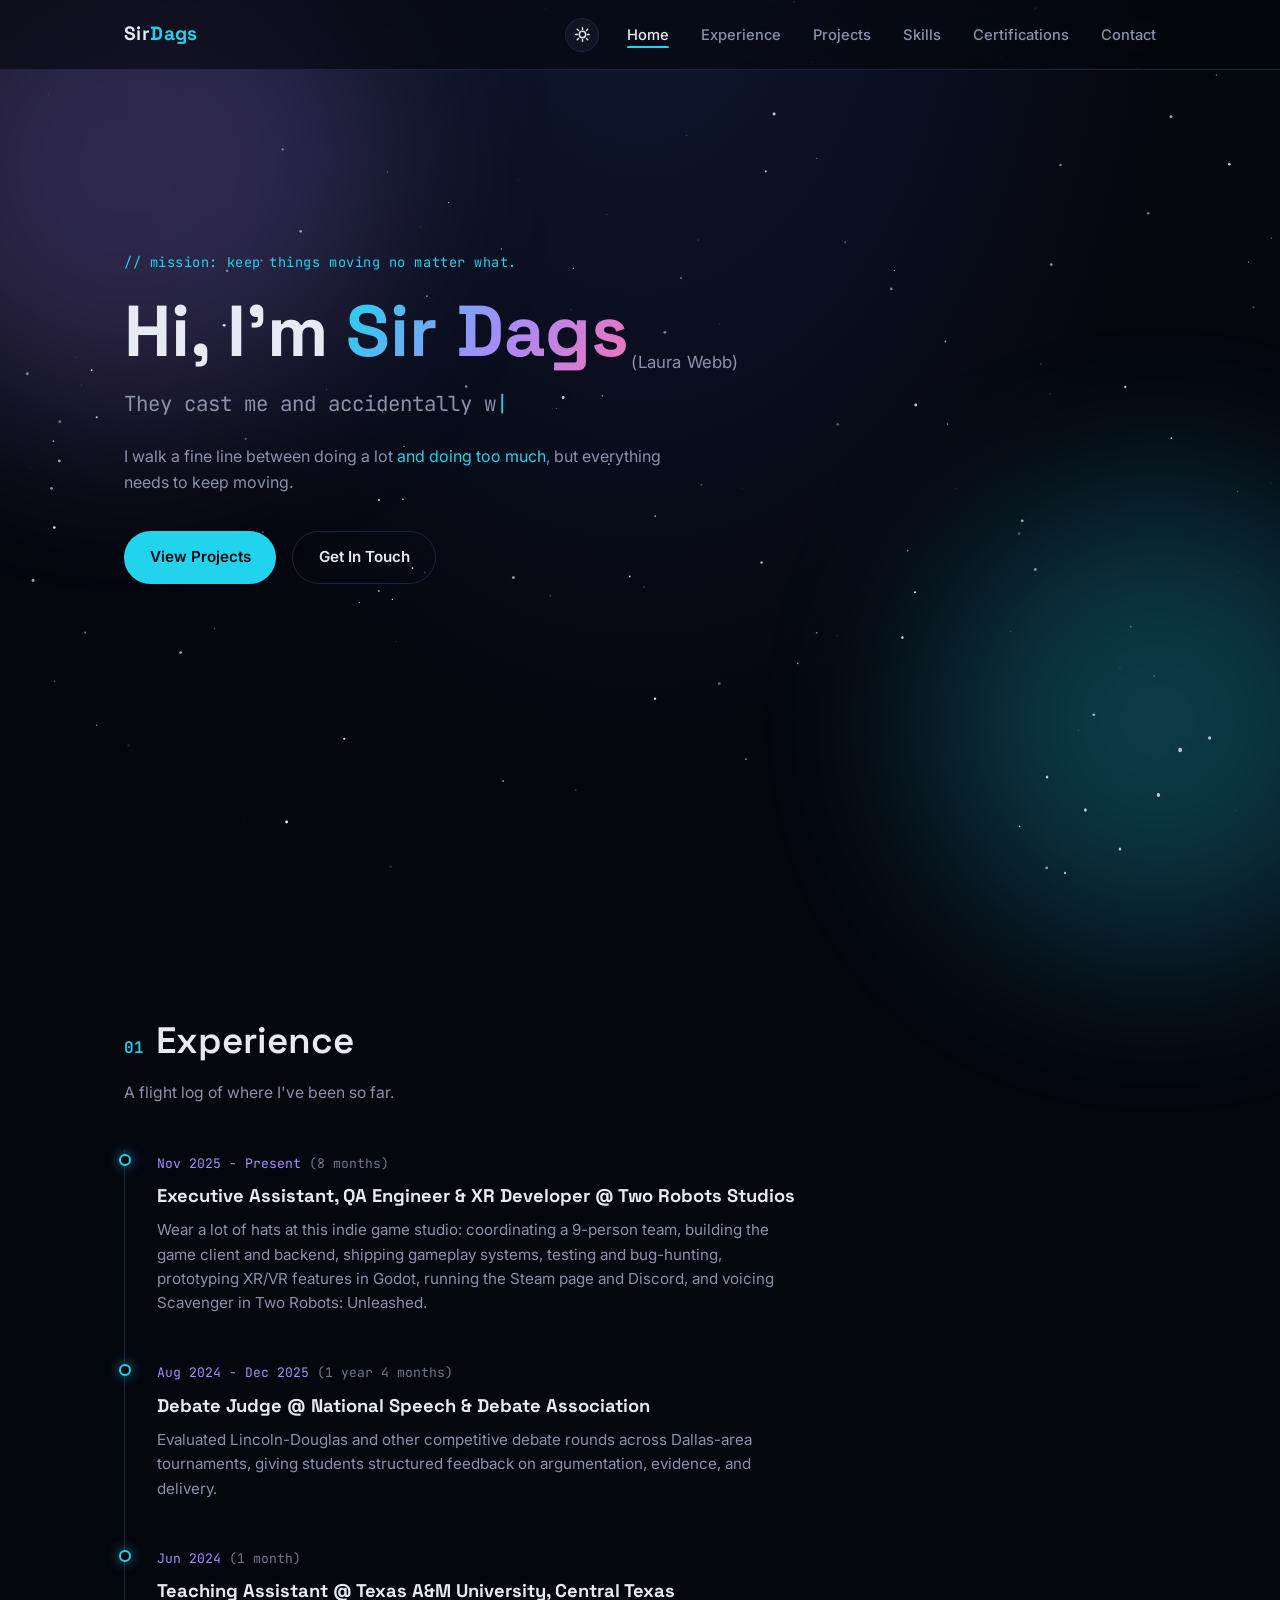
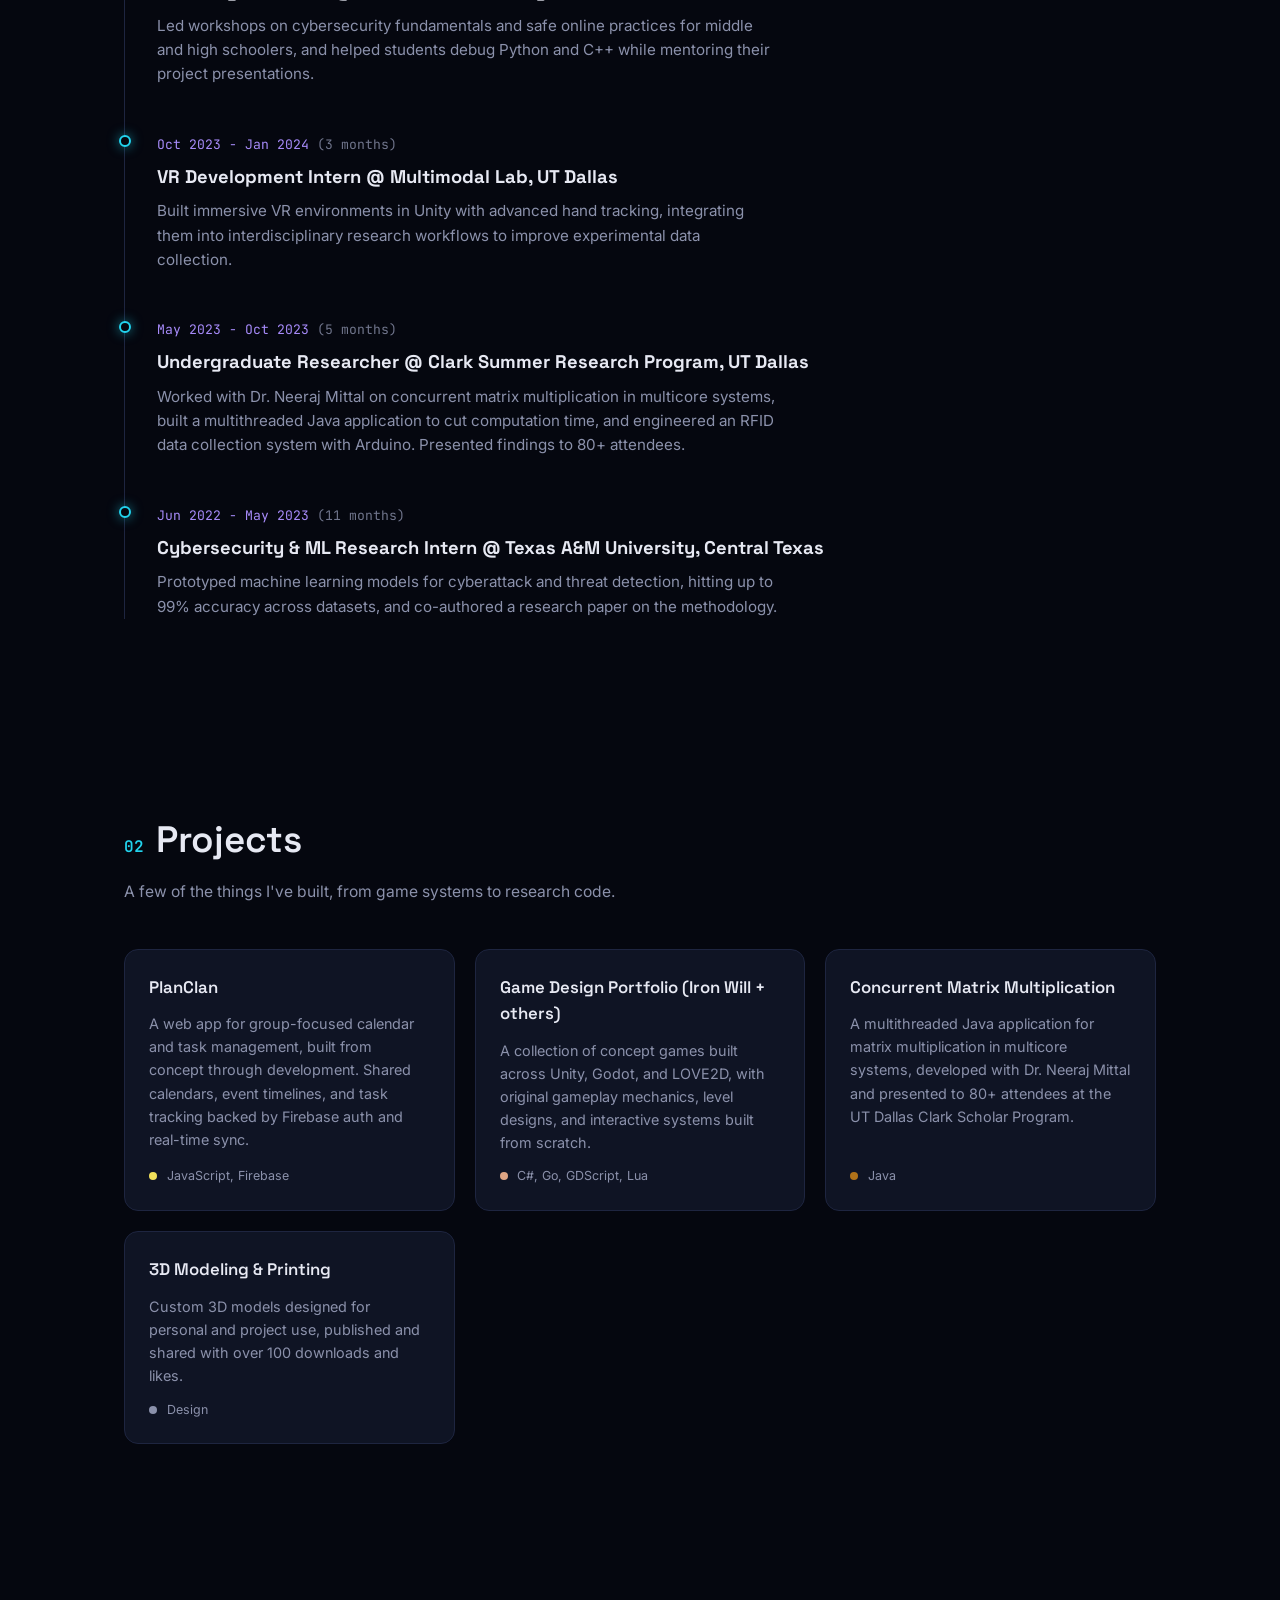
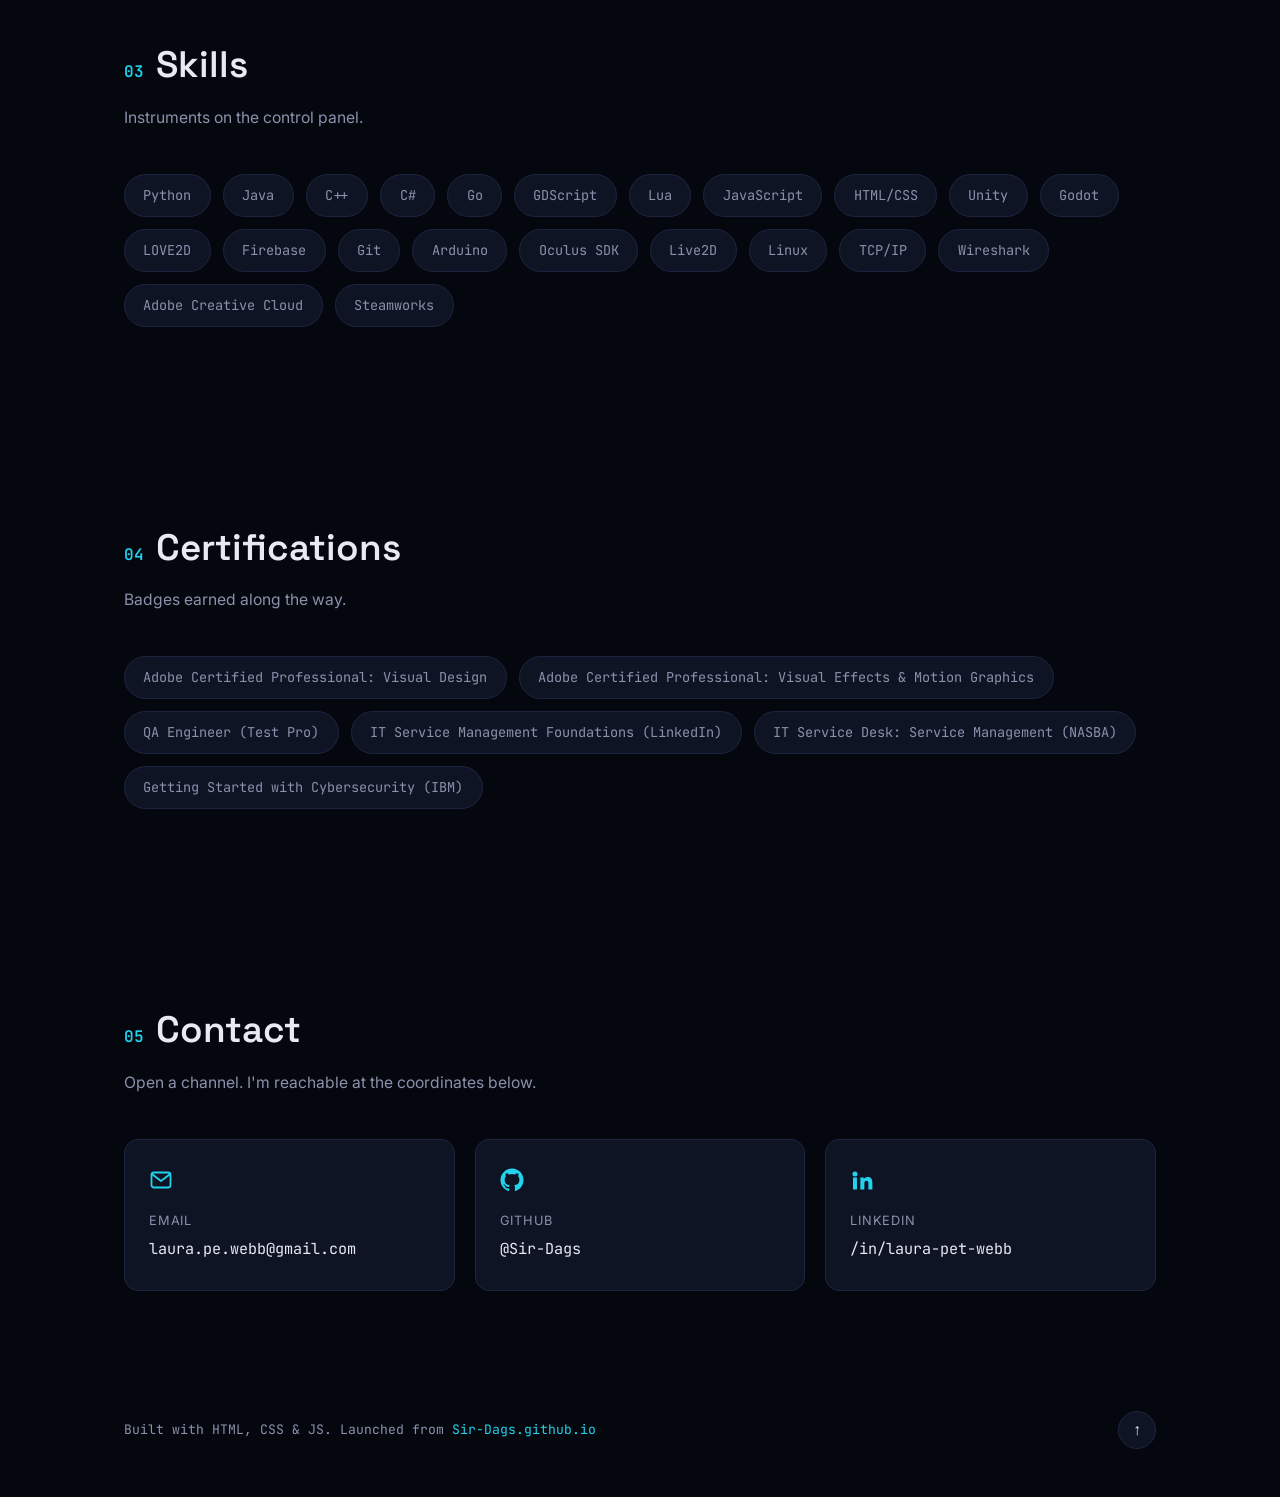
<file: index.html>
<!DOCTYPE html>
<html lang="en">
<head>
<meta charset="UTF-8">
<meta name="viewport" content="width=device-width, initial-scale=1.0">
<script>
  if (localStorage.getItem('sir-dags-theme') === 'light') {
    document.documentElement.setAttribute('data-theme', 'light');
  }
</script>
<title>Sir Dags | Portfolio</title>
<meta name="description" content="Sir Dags: software developer portfolio, launched from deep space.">
<link rel="icon" href="data:image/svg+xml,<svg xmlns=%22http://www.w3.org/2000/svg%22 viewBox=%220 0 100 100%22><text y=%22.9em%22 font-size=%2290%22>🚀</text></svg>">
<link rel="preconnect" href="https://fonts.googleapis.com">
<link rel="preconnect" href="https://fonts.gstatic.com" crossorigin>
<link href="https://fonts.googleapis.com/css2?family=Space+Grotesk:wght@400;500;600;700&family=Inter:wght@400;500;600&family=JetBrains+Mono:wght@400;500&display=swap" rel="stylesheet">
<link rel="stylesheet" href="css/style.css">
</head>
<body>

<canvas id="starfield"></canvas>
<div class="nebula nebula-1"></div>
<div class="nebula nebula-2"></div>

<div id="progress-bar"></div>

<header class="nav-wrap">
  <nav class="nav">
    <a href="#home" class="logo">Sir<span>Dags</span></a>
    <div class="nav-right">
      <button id="theme-toggle" class="theme-toggle" aria-label="Toggle light/dark theme">
        <svg class="icon-sun" viewBox="0 0 24 24" fill="none" stroke="currentColor" stroke-width="2" stroke-linecap="round"><circle cx="12" cy="12" r="4.5"/><path d="M12 2.5v2.5M12 19v2.5M4.6 4.6l1.8 1.8M17.6 17.6l1.8 1.8M2.5 12h2.5M19 12h2.5M4.6 19.4l1.8-1.8M17.6 6.4l1.8-1.8"/></svg>
        <svg class="icon-moon" viewBox="0 0 24 24" fill="currentColor"><path d="M20 14.5A8.5 8.5 0 0 1 9.5 4a8.5 8.5 0 1 0 10.5 10.5Z"/></svg>
      </button>
      <ul class="nav-links" id="nav-links">
        <li><a href="#home" data-nav>Home</a></li>
        <li><a href="#experience" data-nav>Experience</a></li>
        <li><a href="#projects" data-nav>Projects</a></li>
        <li><a href="#skills" data-nav>Skills</a></li>
        <li><a href="#certifications" data-nav>Certifications</a></li>
        <li><a href="#contact" data-nav>Contact</a></li>
      </ul>
      <button id="nav-toggle" class="nav-toggle" aria-label="Toggle navigation" aria-expanded="false">
        <span></span><span></span><span></span>
      </button>
    </div>
  </nav>
</header>

<main>

  <!-- ============ HOME ============ -->
  <section id="home" class="section hero">
    <div class="sunny-bg" aria-hidden="true">
      <div class="sun"></div>
      <div class="cloud cloud-1"></div>
      <div class="cloud cloud-2"></div>
      <div class="cloud cloud-3"></div>
      <div class="grass"></div>
      <div class="garden">
        <span class="bush"></span>
        <span class="bush"></span>
        <span class="flower f1"></span>
        <span class="flower f2"></span>
        <span class="flower f3"></span>
        <span class="flower f4"></span>
      </div>
    </div>
    <svg class="glitch-line" viewBox="0 0 1000 600" preserveAspectRatio="none" aria-hidden="true">
      <defs>
        <linearGradient id="glitchGradient" gradientUnits="userSpaceOnUse" x1="-50" y1="0" x2="1150" y2="640">
          <stop offset="0%" stop-color="#ef4444" stop-opacity="0.2"/>
          <stop offset="65%" stop-color="#ef4444" stop-opacity="0.55"/>
          <stop offset="88%" stop-color="#fff1f0" stop-opacity="1"/>
        </linearGradient>
      </defs>
      <path id="glitchPath" d="M -50 0 C 150 480, 700 500, 1150 640" />
      <g id="cometHeadGroup">
        <circle id="cometGlow" class="comet-glow" cx="1150" cy="640" r="16"/>
        <circle id="cometHead" class="comet-head" cx="1150" cy="640" r="7"/>
      </g>
      <g class="glitch-sparkles">
        <circle class="twinkle t1" cx="905" cy="530" r="1.3"/>
        <circle class="twinkle t2" cx="875" cy="566" r="1"/>
        <circle class="twinkle t3" cx="922" cy="500" r="1.5"/>
        <circle class="twinkle t4" cx="848" cy="540" r="1.1"/>
        <circle class="twinkle t5" cx="892" cy="602" r="0.9"/>
        <circle class="twinkle t6" cx="945" cy="492" r="1.2"/>
        <circle class="twinkle t7" cx="818" cy="518" r="1"/>
        <circle class="twinkle t8" cx="962" cy="605" r="1.4"/>
        <circle class="twinkle t9" cx="832" cy="582" r="0.8"/>
        <circle class="twinkle t10" cx="705" cy="425" r="1"/>
        <circle class="twinkle t11" cx="595" cy="375" r="0.9"/>
        <circle class="twinkle t12" cx="440" cy="265" r="1.1"/>
      </g>
    </svg>
    <p class="eyebrow mono">// mission: keep things moving no matter what.</p>
    <h1 class="hero-title">
      Hi, I'm <span class="gradient-text">Sir Dags</span><span class="hero-realname">(Laura Webb)</span>
    </h1>
    <p class="hero-subtitle mono">
      <span id="typed"></span><span class="cursor">|</span>
    </p>
    <p class="hero-desc">
      I walk a fine line between doing a lot 
      <span class="accent">and doing too much</span>,
     but everything needs to keep moving.
    </p>
    <div class="hero-cta">
      <a href="#projects" class="btn btn-primary">View Projects</a>
      <a href="#contact" class="btn btn-ghost">Get In Touch</a>
    </div>
  </section>

  <div class="underground">
    <!-- ============ EXPERIENCE ============ -->
    <section id="experience" class="section">
    <div class="zone-decor zone-entrance" aria-hidden="true">
      <div class="pole pole-left"></div>
      <div class="pole pole-right"></div>
    </div>
    <h2 class="section-title"><span class="section-num">01</span> Experience</h2>
    <p class="section-sub">A flight log of where I've been so far.</p>

    <div class="timeline">
      <div class="timeline-item">
        <div class="timeline-dot"></div>
        <div class="timeline-content">
          <span class="timeline-date mono">Nov 2025 - Present <span class="timeline-duration">(8 months)</span></span>
          <h3>Executive Assistant, QA Engineer &amp; XR Developer @ Two Robots Studios</h3>
          <p>Wear a lot of hats at this indie game studio: coordinating a 9-person team, building the game client and backend, shipping gameplay systems, testing and bug-hunting, prototyping XR/VR features in Godot, running the Steam page and Discord, and voicing Scavenger in Two Robots: Unleashed.</p>
        </div>
      </div>
      <div class="timeline-item">
        <div class="timeline-dot"></div>
        <div class="timeline-content">
          <span class="timeline-date mono">Aug 2024 - Dec 2025 <span class="timeline-duration">(1 year 4 months)</span></span>
          <h3>Debate Judge @ National Speech &amp; Debate Association</h3>
          <p>Evaluated Lincoln-Douglas and other competitive debate rounds across Dallas-area tournaments, giving students structured feedback on argumentation, evidence, and delivery.</p>
        </div>
      </div>
      <div class="timeline-item">
        <div class="timeline-dot"></div>
        <div class="timeline-content">
          <span class="timeline-date mono">Jun 2024 <span class="timeline-duration">(1 month)</span></span>
          <h3>Teaching Assistant @ Texas A&amp;M University, Central Texas</h3>
          <p>Led workshops on cybersecurity fundamentals and safe online practices for middle and high schoolers, and helped students debug Python and C++ while mentoring their project presentations.</p>
        </div>
      </div>
      <div class="timeline-item">
        <div class="timeline-dot"></div>
        <div class="timeline-content">
          <span class="timeline-date mono">Oct 2023 - Jan 2024 <span class="timeline-duration">(3 months)</span></span>
          <h3>VR Development Intern @ Multimodal Lab, UT Dallas</h3>
          <p>Built immersive VR environments in Unity with advanced hand tracking, integrating them into interdisciplinary research workflows to improve experimental data collection.</p>
        </div>
      </div>
      <div class="timeline-item">
        <div class="timeline-dot"></div>
        <div class="timeline-content">
          <span class="timeline-date mono">May 2023 - Oct 2023 <span class="timeline-duration">(5 months)</span></span>
          <h3>Undergraduate Researcher @ Clark Summer Research Program, UT Dallas</h3>
          <p>Worked with Dr. Neeraj Mittal on concurrent matrix multiplication in multicore systems, built a multithreaded Java application to cut computation time, and engineered an RFID data collection system with Arduino. Presented findings to 80+ attendees.</p>
        </div>
      </div>
      <div class="timeline-item">
        <div class="timeline-dot"></div>
        <div class="timeline-content">
          <span class="timeline-date mono">Jun 2022 - May 2023 <span class="timeline-duration">(11 months)</span></span>
          <h3>Cybersecurity &amp; ML Research Intern @ Texas A&amp;M University, Central Texas</h3>
          <p>Prototyped machine learning models for cyberattack and threat detection, hitting up to 99% accuracy across datasets, and co-authored a research paper on the methodology.</p>
        </div>
      </div>
    </div>
  </section>

  <!-- ============ PROJECTS ============ -->
  <section id="projects" class="section">
    <div class="zone-decor zone-lab" aria-hidden="true">
      <div class="lab-glow"></div>
      <div class="pole pole-left"></div>
      <div class="pole pole-right"></div>
    </div>
    <h2 class="section-title"><span class="section-num">02</span> Projects</h2>
    <p class="section-sub">A few of the things I've built, from game systems to research code.</p>

    <div class="projects-grid">
      <div class="project-card">
        <div class="project-card-head">
          <span class="project-name">PlanClan</span>
        </div>
        <p class="project-desc">A web app for group-focused calendar and task management, built from concept through development. Shared calendars, event timelines, and task tracking backed by Firebase auth and real-time sync.</p>
        <div class="project-meta"><span class="lang-dot" style="background:#f1e05a"></span><span>JavaScript, Firebase</span></div>
      </div>
      <div class="project-card">
        <div class="project-card-head">
          <span class="project-name">Game Design Portfolio (Iron Will + others)</span>
        </div>
        <p class="project-desc">A collection of concept games built across Unity, Godot, and LOVE2D, with original gameplay mechanics, level designs, and interactive systems built from scratch.</p>
        <div class="project-meta"><span class="lang-dot" style="background:#dea584"></span><span>C#, Go, GDScript, Lua</span></div>
      </div>
      <div class="project-card">
        <div class="project-card-head">
          <span class="project-name">Concurrent Matrix Multiplication</span>
        </div>
        <p class="project-desc">A multithreaded Java application for matrix multiplication in multicore systems, developed with Dr. Neeraj Mittal and presented to 80+ attendees at the UT Dallas Clark Scholar Program.</p>
        <div class="project-meta"><span class="lang-dot" style="background:#b07219"></span><span>Java</span></div>
      </div>
      <div class="project-card">
        <div class="project-card-head">
          <span class="project-name">3D Modeling &amp; Printing</span>
        </div>
        <p class="project-desc">Custom 3D models designed for personal and project use, published and shared with over 100 downloads and likes.</p>
        <div class="project-meta"><span class="lang-dot" style="background:#8b91ab"></span><span>Design</span></div>
      </div>
    </div>
  </section>

  <!-- ============ SKILLS ============ -->
  <section id="skills" class="section">
    <div class="zone-decor zone-transition" aria-hidden="true">
      <div class="rock-edge rock-left"></div>
      <div class="rock-edge rock-right"></div>
    </div>
    <h2 class="section-title"><span class="section-num">03</span> Skills</h2>
    <p class="section-sub">Instruments on the control panel.</p>

    <div class="skills-grid">
      <span class="skill-tag">Python</span>
      <span class="skill-tag">Java</span>
      <span class="skill-tag">C++</span>
      <span class="skill-tag">C#</span>
      <span class="skill-tag">Go</span>
      <span class="skill-tag">GDScript</span>
      <span class="skill-tag">Lua</span>
      <span class="skill-tag">JavaScript</span>
      <span class="skill-tag">HTML/CSS</span>
      <span class="skill-tag">Unity</span>
      <span class="skill-tag">Godot</span>
      <span class="skill-tag">LOVE2D</span>
      <span class="skill-tag">Firebase</span>
      <span class="skill-tag">Git</span>
      <span class="skill-tag">Arduino</span>
      <span class="skill-tag">Oculus SDK</span>
      <span class="skill-tag">Live2D</span>
      <span class="skill-tag">Linux</span>
      <span class="skill-tag">TCP/IP</span>
      <span class="skill-tag">Wireshark</span>
      <span class="skill-tag">Adobe Creative Cloud</span>
      <span class="skill-tag">Steamworks</span>
    </div>
  </section>

  <!-- ============ CERTIFICATIONS ============ -->
  <section id="certifications" class="section">
    <div class="zone-decor zone-mine" aria-hidden="true">
      <span class="ore ore-1"></span>
      <span class="ore ore-2"></span>
      <span class="ore ore-3"></span>
    </div>
    <h2 class="section-title"><span class="section-num">04</span> Certifications</h2>
    <p class="section-sub">Badges earned along the way.</p>

    <div class="skills-grid">
      <span class="skill-tag">Adobe Certified Professional: Visual Design</span>
      <span class="skill-tag">Adobe Certified Professional: Visual Effects &amp; Motion Graphics</span>
      <span class="skill-tag">QA Engineer (Test Pro)</span>
      <span class="skill-tag">IT Service Management Foundations (LinkedIn)</span>
      <span class="skill-tag">IT Service Desk: Service Management (NASBA)</span>
      <span class="skill-tag">Getting Started with Cybersecurity (IBM)</span>
    </div>
  </section>

  <!-- ============ CONTACT ============ -->
  <section id="contact" class="section contact-section">
    <div class="zone-decor zone-core" aria-hidden="true">
      <span class="ore ore-4"></span>
    </div>
    <h2 class="section-title"><span class="section-num">05</span> Contact</h2>
    <p class="section-sub">Open a channel. I'm reachable at the coordinates below.</p>

    <div class="contact-grid">
      <a href="mailto:laura.pe.webb@gmail.com" class="contact-card">
        <span class="contact-icon" aria-hidden="true">
          <svg viewBox="0 0 24 24" fill="none" stroke="currentColor" stroke-width="1.8"><rect x="2.5" y="4.5" width="19" height="15" rx="2.5"/><path d="M3.5 6.5 12 13l8.5-6.5" stroke-linecap="round" stroke-linejoin="round"/></svg>
        </span>
        <span class="contact-label">Email</span>
        <span class="contact-value mono">laura.pe.webb@gmail.com</span>
      </a>
      <a href="https://github.com/Sir-Dags" target="_blank" rel="noopener" class="contact-card">
        <span class="contact-icon" aria-hidden="true">
          <svg viewBox="0 0 24 24" fill="currentColor"><path d="M12 .5C5.65.5.5 5.65.5 12c0 5.08 3.29 9.39 7.86 10.91.57.1.79-.25.79-.55 0-.27-.01-1.17-.02-2.12-3.2.7-3.88-1.36-3.88-1.36-.52-1.34-1.28-1.7-1.28-1.7-1.04-.72.08-.7.08-.7 1.15.08 1.76 1.19 1.76 1.19 1.03 1.75 2.69 1.25 3.35.96.1-.75.4-1.25.73-1.54-2.55-.29-5.24-1.28-5.24-5.68 0-1.26.45-2.28 1.19-3.09-.12-.29-.52-1.46.11-3.05 0 0 .97-.31 3.18 1.18a11.02 11.02 0 0 1 5.8 0c2.21-1.49 3.18-1.18 3.18-1.18.63 1.59.23 2.76.11 3.05.74.81 1.19 1.83 1.19 3.09 0 4.41-2.69 5.38-5.25 5.67.41.36.78 1.06.78 2.14 0 1.54-.01 2.79-.01 3.17 0 .3.21.66.8.55C20.21 21.38 23.5 17.08 23.5 12c0-6.35-5.15-11.5-11.5-11.5Z"/></svg>
        </span>
        <span class="contact-label">GitHub</span>
        <span class="contact-value mono">@Sir-Dags</span>
      </a>
      <a href="https://www.linkedin.com/in/laura-pet-webb" target="_blank" rel="noopener" class="contact-card">
        <span class="contact-icon" aria-hidden="true">
          <svg viewBox="0 0 24 24" fill="currentColor"><path d="M4.98 3.5a2.5 2.5 0 1 1 0 5 2.5 2.5 0 0 1 0-5ZM2.98 9.5h4v12h-4v-12ZM9.98 9.5h3.8v1.64h.05c.53-1 1.83-2.05 3.77-2.05 4.03 0 4.78 2.65 4.78 6.1v6.31h-4v-5.6c0-1.34-.02-3.06-1.87-3.06-1.87 0-2.16 1.46-2.16 2.96v5.7h-4v-12Z"/></svg>
        </span>
        <span class="contact-label">LinkedIn</span>
        <span class="contact-value mono">/in/laura-pet-webb</span>
      </a>
    </div>
    </section>

    <div class="surface-light" aria-hidden="true"></div>
  </div>

</main>

<footer class="footer">
  <p class="mono">Built with HTML, CSS & JS. Launched from <a href="https://github.com/Sir-Dags/Sir-Dags.github.io" target="_blank" rel="noopener">Sir-Dags.github.io</a></p>
  <button id="back-to-top" aria-label="Back to top">↑</button>
</footer>

<script src="js/main.js"></script>
</body>
</html>
</file>
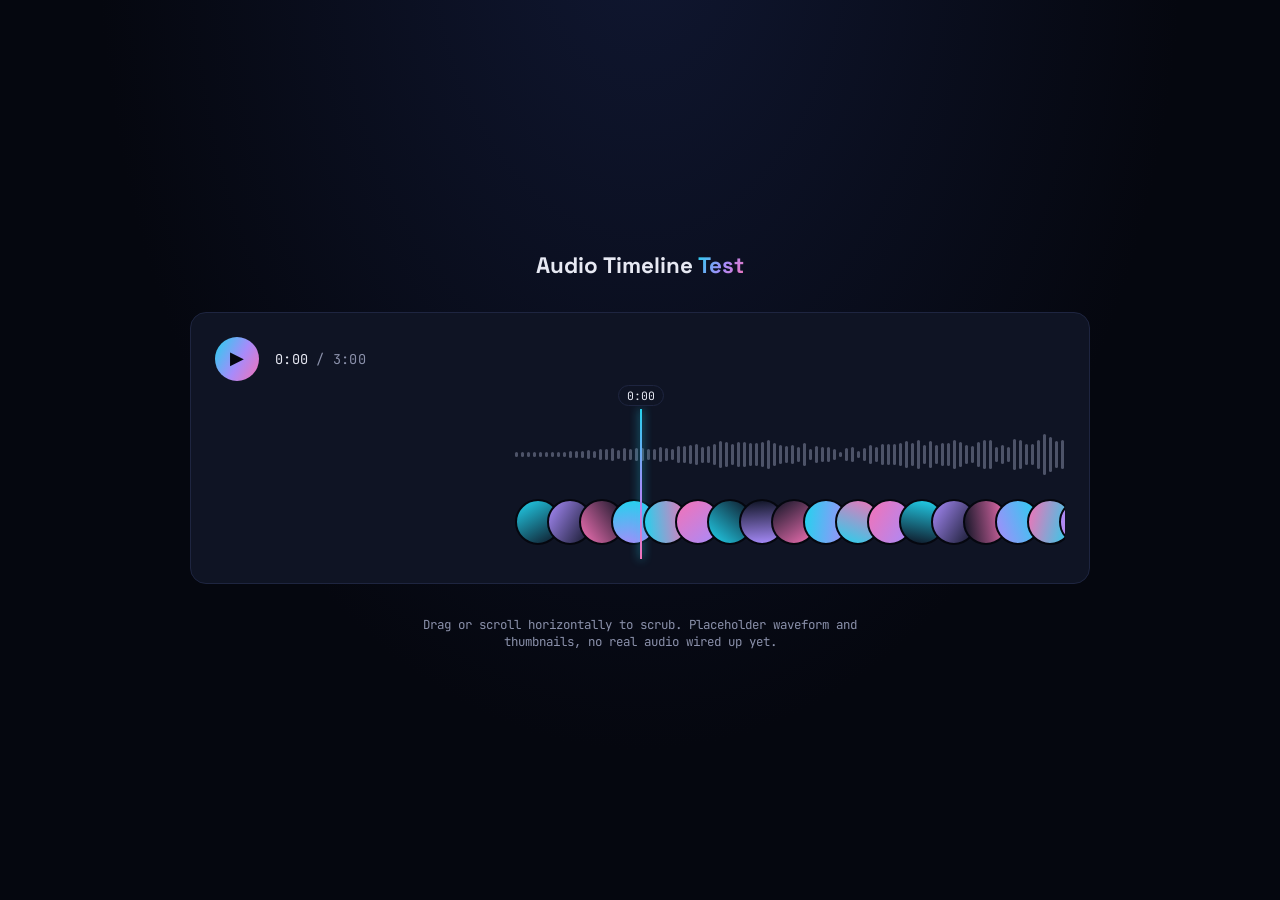
<file: test/audio-timeline.html>
<!DOCTYPE html>
<html lang="en">
<head>
<meta charset="UTF-8">
<meta name="viewport" content="width=device-width, initial-scale=1.0">
<title>Audio Timeline Test</title>
<link href="https://fonts.googleapis.com/css2?family=Space+Grotesk:wght@600;700&family=JetBrains+Mono:wght@400;500&display=swap" rel="stylesheet">
<style>
  :root {
    --bg: #05070f;
    --surface: #0f1424;
    --border: #1e2540;
    --text: #e7e9f3;
    --text-dim: #8b91ab;
    --accent: #22d3ee;
    --accent-2: #a78bfa;
    --accent-3: #f472b6;
    --gradient: linear-gradient(120deg, var(--accent) 0%, var(--accent-2) 55%, var(--accent-3) 100%);
  }
  * { margin: 0; padding: 0; box-sizing: border-box; }
  body {
    background: radial-gradient(ellipse at 50% -10%, #101731 0%, var(--bg) 60%);
    color: var(--text);
    font-family: 'JetBrains Mono', monospace;
    min-height: 100vh;
    display: flex;
    flex-direction: column;
    align-items: center;
    justify-content: center;
    gap: 2rem;
    padding: 2rem;
  }
  h1 {
    font-family: 'Space Grotesk', sans-serif;
    font-size: 1.4rem;
    font-weight: 700;
  }
  h1 span {
    background: var(--gradient);
    -webkit-background-clip: text;
    background-clip: text;
    color: transparent;
  }
  .player {
    width: min(900px, 100%);
    background: var(--surface);
    border: 1px solid var(--border);
    border-radius: 16px;
    padding: 1.5rem;
  }
  .controls {
    display: flex;
    align-items: center;
    gap: 1rem;
    margin-bottom: 1.25rem;
  }
  #playBtn {
    width: 44px;
    height: 44px;
    border-radius: 50%;
    border: none;
    background: var(--gradient);
    color: #05070f;
    font-size: 1.1rem;
    cursor: pointer;
    display: flex;
    align-items: center;
    justify-content: center;
    flex-shrink: 0;
  }
  .times {
    font-size: 0.85rem;
    color: var(--text-dim);
    letter-spacing: 0.02em;
  }
  #currentTime { color: var(--text); }

  .scrubber-wrap {
    position: relative;
    margin-top: 1.75rem;
  }

  .scrubber {
    height: 150px;
    overflow-x: auto;
    overflow-y: hidden;
    cursor: grab;
    scrollbar-width: none;
    -ms-overflow-style: none;
    border-radius: 10px;
  }
  .scrubber::-webkit-scrollbar { display: none; }
  .scrubber.dragging { cursor: grabbing; }

  .track {
    position: relative;
    height: 100%;
    display: flex;
    flex-direction: column;
    justify-content: center;
    gap: 0.75rem;
  }

  .waveform {
    display: flex;
    align-items: center;
    height: 64px;
  }
  .bar {
    flex-shrink: 0;
    width: 3px;
    margin-right: 3px;
    background: var(--text-dim);
    border-radius: 2px;
    opacity: 0.5;
  }
  .bar.played {
    background: var(--accent);
    opacity: 0.9;
  }

  .chips {
    display: flex;
    align-items: center;
  }
  .chip {
    flex-shrink: 0;
    width: 46px;
    height: 46px;
    border-radius: 50%;
    margin-right: -14px;
    border: 2px solid var(--bg);
  }

  .playhead {
    position: absolute;
    top: 0;
    bottom: 0;
    left: 50%;
    width: 2px;
    background: var(--gradient);
    box-shadow: 0 0 10px var(--accent);
    pointer-events: none;
    z-index: 5;
  }
  .playhead-time {
    position: absolute;
    top: -1.5rem;
    left: 50%;
    transform: translateX(-50%);
    background: var(--surface);
    border: 1px solid var(--border);
    color: var(--text);
    font-size: 0.72rem;
    padding: 0.15rem 0.5rem;
    border-radius: 999px;
    white-space: nowrap;
    pointer-events: none;
    z-index: 6;
  }

  .hint {
    text-align: center;
    color: var(--text-dim);
    font-size: 0.78rem;
    max-width: 500px;
  }
</style>
</head>
<body>

<h1>Audio Timeline <span>Test</span></h1>

<div class="player">
  <div class="controls">
    <button id="playBtn" aria-label="Play">&#9654;</button>
    <span class="times"><span id="currentTime">0:00</span> / <span id="duration">3:00</span></span>
  </div>

  <div class="scrubber-wrap">
    <div class="scrubber" id="scrubber">
      <div class="track" id="track">
        <div class="waveform" id="waveform"></div>
        <div class="chips" id="chips"></div>
      </div>
    </div>
    <div class="playhead">
      <span class="playhead-time" id="playheadTime">0:00</span>
    </div>
  </div>
</div>

<p class="hint">Drag or scroll horizontally to scrub. Placeholder waveform and thumbnails, no real audio wired up yet.</p>

<script>
  const DURATION = 180; // seconds, placeholder 3:00 track
  const BAR_COUNT = 260;
  const CHIP_COUNT = 22;
  const EDGE_PADDING = 300; // lets first/last content reach the center playhead

  const scrubber = document.getElementById('scrubber');
  const track = document.getElementById('track');
  const waveform = document.getElementById('waveform');
  const chips = document.getElementById('chips');
  const playBtn = document.getElementById('playBtn');
  const currentTimeEl = document.getElementById('currentTime');
  const durationEl = document.getElementById('duration');
  const playheadTimeEl = document.getElementById('playheadTime');

  function formatTime(s) {
    const m = Math.floor(s / 60);
    const sec = Math.floor(s % 60);
    return `${m}:${String(sec).padStart(2, '0')}`;
  }

  durationEl.textContent = formatTime(DURATION);

  // Generate a natural-looking waveform: smoothed randomness via layered sine + noise
  const bars = [];
  for (let i = 0; i < BAR_COUNT; i++) {
    const t = i / BAR_COUNT;
    const wave = Math.sin(t * Math.PI * 6) * 0.25 + Math.sin(t * Math.PI * 17) * 0.15;
    const noise = Math.random() * 0.35;
    const fade = Math.sin(t * Math.PI); // taper at both ends
    const height = Math.max(0.08, Math.min(1, (0.45 + wave + noise) * fade));
    const bar = document.createElement('div');
    bar.className = 'bar';
    bar.style.height = `${height * 100}%`;
    waveform.appendChild(bar);
    bars.push(bar);
  }
  waveform.style.paddingLeft = `${EDGE_PADDING}px`;
  waveform.style.paddingRight = `${EDGE_PADDING}px`;

  // Placeholder circular thumbnails with varied nebula-style gradients
  const hueSets = [
    ['#22d3ee', '#0f1424'], ['#a78bfa', '#0f1424'], ['#f472b6', '#0f1424'],
    ['#22d3ee', '#a78bfa'], ['#f472b6', '#22d3ee'], ['#a78bfa', '#f472b6'],
  ];
  for (let i = 0; i < CHIP_COUNT; i++) {
    const [c1, c2] = hueSets[i % hueSets.length];
    const angle = Math.floor(Math.random() * 360);
    const chip = document.createElement('div');
    chip.className = 'chip';
    chip.style.background = `linear-gradient(${angle}deg, ${c1}, ${c2})`;
    chips.appendChild(chip);
  }
  chips.style.paddingLeft = `${EDGE_PADDING}px`;
  chips.style.paddingRight = `${EDGE_PADDING + 14}px`;

  function maxScrollLeft() {
    return scrubber.scrollWidth - scrubber.clientWidth;
  }

  function timeFromScroll() {
    const max = maxScrollLeft();
    return max > 0 ? (scrubber.scrollLeft / max) * DURATION : 0;
  }

  function updateDisplay() {
    const time = timeFromScroll();
    currentTimeEl.textContent = formatTime(time);
    playheadTimeEl.textContent = formatTime(time);

    const playedRatio = time / DURATION;
    const playedCount = Math.round(playedRatio * BAR_COUNT);
    bars.forEach((bar, i) => bar.classList.toggle('played', i < playedCount));
  }

  scrubber.addEventListener('scroll', () => {
    requestAnimationFrame(updateDisplay);
  });

  // Click-and-drag panning (mouse + touch) on top of native scroll
  let isDragging = false;
  let dragStartX = 0;
  let dragStartScroll = 0;

  function dragStart(clientX) {
    isDragging = true;
    isPlaying = false;
    playBtn.innerHTML = '&#9654;';
    scrubber.classList.add('dragging');
    dragStartX = clientX;
    dragStartScroll = scrubber.scrollLeft;
  }
  function dragMove(clientX) {
    if (!isDragging) return;
    scrubber.scrollLeft = dragStartScroll - (clientX - dragStartX);
  }
  function dragEnd() {
    isDragging = false;
    scrubber.classList.remove('dragging');
  }

  scrubber.addEventListener('mousedown', (e) => dragStart(e.clientX));
  window.addEventListener('mousemove', (e) => dragMove(e.clientX));
  window.addEventListener('mouseup', dragEnd);

  scrubber.addEventListener('touchstart', (e) => {
    isPlaying = false;
    playBtn.innerHTML = '&#9654;';
    dragStartX = e.touches[0].clientX;
    dragStartScroll = scrubber.scrollLeft;
  }, { passive: true });
  scrubber.addEventListener('touchmove', (e) => {
    scrubber.scrollLeft = dragStartScroll - (e.touches[0].clientX - dragStartX);
  }, { passive: true });

  // Play/pause: auto-advance scrollLeft at a constant rate to simulate playback.
  // scrollLeft is rounded to whole pixels by the browser, so sub-pixel per-frame
  // increments must accumulate in a separate float, not by reading scrollLeft back.
  let isPlaying = false;
  let lastFrameTime = null;
  let scrollPos = 0;

  function playLoop(now) {
    if (!isPlaying) return;
    if (lastFrameTime === null) lastFrameTime = now;
    const dt = (now - lastFrameTime) / 1000;
    lastFrameTime = now;

    const max = maxScrollLeft();
    const pxPerSecond = max / DURATION;
    scrollPos = Math.min(max, scrollPos + pxPerSecond * dt);
    scrubber.scrollLeft = scrollPos;

    if (scrollPos >= max) {
      isPlaying = false;
      playBtn.innerHTML = '&#9654;';
      return;
    }
    requestAnimationFrame(playLoop);
  }

  playBtn.addEventListener('click', () => {
    isPlaying = !isPlaying;
    playBtn.innerHTML = isPlaying ? '&#10074;&#10074;' : '&#9654;';
    if (isPlaying) {
      scrollPos = scrubber.scrollLeft;
      lastFrameTime = null;
      requestAnimationFrame(playLoop);
    }
  });

  // Any manual scroll (wheel/trackpad) should pause playback so the user regains control
  scrubber.addEventListener('wheel', () => {
    isPlaying = false;
    playBtn.innerHTML = '&#9654;';
  }, { passive: true });

  updateDisplay();
</script>
</body>
</html>
</file>
<file: css/style.css>
/* ============ Design tokens ============ */
:root {
  --bg: #05070f;
  --bg-alt: #0a0e1a;
  --surface: #0f1424;
  --surface-hover: #141a2e;
  --border: #1e2540;
  --text: #e7e9f3;
  --text-dim: #8b91ab;
  --accent: #22d3ee;
  --accent-2: #a78bfa;
  --accent-3: #f472b6;
  --gradient: linear-gradient(120deg, var(--accent) 0%, var(--accent-2) 55%, var(--accent-3) 100%);
  --font-head: 'Space Grotesk', sans-serif;
  --font-body: 'Inter', sans-serif;
  --font-mono: 'JetBrains Mono', monospace;
  --max-width: 1080px;
  --radius: 14px;
}

:root[data-theme="light"] {
  --bg: #fffbea;
  --surface: #ffffff;
  --surface-hover: #f4f7e3;
  --border: #e0e6c8;
  --text: #23301c;
  --text-dim: #6b7a5e;
  --accent: #eab308;
  --accent-2: #22c55e;
  --accent-3: #f59e0b;
}

/* Below the surface, re-theme text/cards for contrast against the darker environments */
[data-theme="light"] #experience,
[data-theme="light"] #projects,
[data-theme="light"] #skills,
[data-theme="light"] #certifications,
[data-theme="light"] #contact {
  --text: #f3f1e7;
  --text-dim: #c3c8bb;
  --border: rgba(255, 255, 255, 0.18);
  --surface: rgba(15, 18, 16, 0.55);
  --surface-hover: rgba(25, 29, 26, 0.7);
  color: var(--text);
}

* { margin: 0; padding: 0; box-sizing: border-box; }

html { scroll-behavior: smooth; }

body {
  background: var(--bg);
  color: var(--text);
  font-family: var(--font-body);
  line-height: 1.6;
  overflow-x: hidden;
  min-height: 100vh;
}

.mono { font-family: var(--font-mono); }

.accent { color: var(--accent); }

a { color: inherit; text-decoration: none; }

ul { list-style: none; }

/* ============ Background layers ============ */
#starfield {
  position: fixed;
  inset: 0;
  width: 100%;
  height: 100%;
  z-index: -2;
  background: radial-gradient(ellipse at 50% -10%, #101731 0%, var(--bg) 60%);
}

.nebula {
  position: fixed;
  border-radius: 50%;
  filter: blur(90px);
  opacity: 0.25;
  z-index: -1;
  pointer-events: none;
}
.nebula-1 {
  width: 40vw;
  height: 40vw;
  top: -10%;
  left: -10%;
  background: var(--accent-2);
}
.nebula-2 {
  width: 35vw;
  height: 35vw;
  bottom: -5%;
  right: -8%;
  background: var(--accent);
}

[data-theme="light"] #starfield,
[data-theme="light"] .nebula {
  display: none;
}

.sunny-bg {
  display: none;
  position: absolute;
  top: 0;
  left: 50%;
  width: 100vw;
  height: 100%;
  transform: translateX(-50%);
  z-index: -2;
  overflow: hidden;
  background: linear-gradient(180deg, #bfe3f7 0%, #fff3c4 42%, #ffe28a 68%, #a8e06a 100%);
}
[data-theme="light"] .sunny-bg {
  display: block;
}

.sun {
  position: absolute;
  top: 9%;
  left: 14%;
  width: 130px;
  height: 130px;
  border-radius: 50%;
  background: radial-gradient(circle, #fff6d0 0%, #ffd93d 55%, #f5a623 100%);
  box-shadow: 0 0 100px 36px rgba(255, 200, 50, 0.55);
}

.cloud {
  position: absolute;
  background: #fffef6;
  border-radius: 999px;
  opacity: 0.9;
  filter: blur(0.5px);
  animation: cloud-drift linear infinite;
}
.cloud::before,
.cloud::after {
  content: '';
  position: absolute;
  background: inherit;
  border-radius: 50%;
}
.cloud-1 { top: 14%; left: -25%; width: 140px; height: 44px; animation-duration: 70s; }
.cloud-1::before { width: 68px; height: 68px; top: -34px; left: 22px; }
.cloud-1::after { width: 86px; height: 52px; top: -20px; left: 72px; }

.cloud-2 { top: 26%; left: -35%; width: 100px; height: 32px; animation-duration: 90s; animation-delay: -25s; }
.cloud-2::before { width: 48px; height: 48px; top: -24px; left: 14px; }
.cloud-2::after { width: 62px; height: 38px; top: -14px; left: 48px; }

.cloud-3 { top: 8%; left: -30%; width: 110px; height: 36px; animation-duration: 80s; animation-delay: -50s; }
.cloud-3::before { width: 54px; height: 54px; top: -27px; left: 16px; }
.cloud-3::after { width: 70px; height: 42px; top: -16px; left: 56px; }

@keyframes cloud-drift {
  from { transform: translateX(0); }
  to { transform: translateX(140vw); }
}
@media (prefers-reduced-motion: reduce) {
  .cloud { animation: none; }
}

.grass {
  position: absolute;
  bottom: 0;
  left: 0;
  right: 0;
  height: 10vh;
  background: linear-gradient(180deg, #7cc94f 0%, #4a9c2d 100%);
}
.grass::before {
  content: '';
  position: absolute;
  top: -12px;
  left: 0;
  right: 0;
  height: 20px;
  background-image: radial-gradient(circle at 50% 100%, #7cc94f 50%, transparent 51%);
  background-size: 26px 26px;
  background-repeat: repeat-x;
}

.garden {
  position: absolute;
  left: 4%;
  bottom: 0;
  width: 220px;
  height: 90px;
  z-index: 1;
}
.bush {
  position: absolute;
  bottom: 6px;
  width: 70px;
  height: 46px;
  border-radius: 50% 50% 45% 45%;
  background: radial-gradient(circle at 30% 30%, #6fbf4a, #3f8c2c);
}
.bush:nth-of-type(1) { left: 0; }
.bush:nth-of-type(2) { left: 55px; height: 38px; width: 60px; }
.flower {
  position: absolute;
  bottom: 22px;
  width: 8px;
  height: 8px;
  border-radius: 50%;
  box-shadow:
    0 -8px 0 0 currentColor,
    0 8px 0 0 currentColor,
    -8px 0 0 0 currentColor,
    8px 0 0 0 currentColor;
}
.flower::after {
  content: '';
  position: absolute;
  inset: 1px;
  border-radius: 50%;
  background: #ffe98a;
}
.flower.f1 { left: 20px; color: #f472b6; }
.flower.f2 { left: 70px; bottom: 30px; color: #eab308; }
.flower.f3 { left: 120px; color: #f472b6; }
.flower.f4 { left: 160px; bottom: 26px; color: #eab308; }

/* ============ Descent zones (light theme, below the surface) ============ */
.underground {
  position: relative;
}
[data-theme="light"] .underground::before {
  content: '';
  position: absolute;
  top: 0;
  left: 50%;
  width: 100vw;
  height: 100%;
  transform: translateX(-50%);
  z-index: -2;
  pointer-events: none;
  /* One continuous gradient over the whole descent, instead of separate
     per-section gradients, so the pacing stays even regardless of how tall
     or short any given section's content happens to be. */
  background: linear-gradient(180deg,
    #8fae5a 0%,
    #66794f 5%,
    #545b56 12%,
    #454d4f 22%,
    #3a4750 40%,
    #2b363d 50%,
    #232a2d 58%,
    #33302a 64%,
    #453a2e 68%,
    #443627 72%,
    #2e2419 77%,
    #1c150e 85%,
    #100b07 93%,
    #080605 100%
  );
}
.surface-light {
  display: none;
}
[data-theme="light"] .surface-light {
  display: block;
  position: absolute;
  top: 0;
  left: 50%;
  width: 260px;
  height: 100%;
  transform: translateX(-50%);
  z-index: -1;
  pointer-events: none;
  background: linear-gradient(180deg, rgba(255, 250, 230, 0.55) 0%, rgba(255, 241, 208, 0.2) 10%, transparent 26%);
  filter: blur(10px);
}
[data-theme="light"] .section {
  position: relative;
}
.zone-decor {
  display: none;
}
[data-theme="light"] .zone-decor {
  display: block;
  position: absolute;
  top: 0;
  left: 50%;
  width: 100vw;
  height: 100%;
  min-height: 100%;
  transform: translateX(-50%);
  z-index: -1;
  overflow: hidden;
  pointer-events: none;
}

/* Support pipes in the built facility zones (Experience, Projects) only;
   the digsite is raw rock with no paneling, so they stop before Skills. */
.pole {
  position: absolute;
  top: 0;
  bottom: 0;
  width: 14px;
  background: linear-gradient(90deg, #22262a, #5a6266 45%, #22262a);
  box-shadow: inset 0 0 6px rgba(0, 0, 0, 0.6);
}
.pole-left { left: 7%; }
.pole-right { right: 9%; }

/* 02 Projects: laboratory, cooler and deeper */
.lab-glow {
  position: absolute;
  top: 18%;
  right: 14%;
  width: 280px;
  height: 280px;
  border-radius: 50%;
  background: radial-gradient(circle, rgba(96, 199, 255, 0.32), transparent 70%);
  filter: blur(6px);
}

/* 03 Skills: transition into the digsite, rock intrudes at the edges */
.rock-edge {
  position: absolute;
  top: 0;
  bottom: 0;
  width: 20%;
  background: linear-gradient(180deg, #4a3d30, #2c241c);
}
.rock-left {
  left: 0;
  clip-path: polygon(0 0, 70% 0, 40% 15%, 80% 30%, 30% 45%, 90% 60%, 20% 78%, 60% 100%, 0 100%);
}
.rock-right {
  right: 0;
  clip-path: polygon(100% 0, 30% 0, 60% 18%, 15% 32%, 70% 48%, 10% 65%, 75% 82%, 40% 100%, 100% 100%);
}

/* 04 Certifications: the digsite, raw rock and support beams */
.zone-mine {
  background:
    radial-gradient(circle at 22% 32%, rgba(0, 0, 0, 0.18) 0 46px, transparent 47px),
    radial-gradient(circle at 62% 68%, rgba(0, 0, 0, 0.16) 0 60px, transparent 61px),
    radial-gradient(circle at 82% 22%, rgba(0, 0, 0, 0.14) 0 50px, transparent 51px),
    radial-gradient(circle at 30% 82%, rgba(0, 0, 0, 0.14) 0 55px, transparent 56px);
}
.ore {
  position: absolute;
  width: 8px;
  height: 8px;
  border-radius: 50%;
  background: var(--accent);
  box-shadow: 0 0 8px 2px var(--accent);
  animation: ore-glow 3s ease-in-out infinite;
}
.ore-1 { top: 25%; left: 32%; }
.ore-2 { top: 58%; right: 26%; background: var(--accent-2); box-shadow: 0 0 8px 2px var(--accent-2); animation-delay: 1s; }
.ore-3 { bottom: 18%; left: 55%; animation-delay: 2s; }
.ore-4 { top: 40%; left: 50%; animation-delay: 0.5s; }
@keyframes ore-glow {
  0%, 100% { opacity: 0.55; transform: scale(0.9); }
  50% { opacity: 1; transform: scale(1.2); }
}
@media (prefers-reduced-motion: reduce) {
  .ore { animation: none; opacity: 0.85; }
}

/* ============ Progress bar ============ */
#progress-bar {
  position: fixed;
  top: 0;
  left: 0;
  height: 3px;
  width: 0%;
  background: var(--accent);
  z-index: 200;
  transition: width 0.1s ease-out;
  box-shadow: 0 0 8px var(--accent);
}

/* ============ Nav ============ */
.nav-wrap {
  position: fixed;
  top: 0;
  left: 0;
  right: 0;
  z-index: 100;
  background: rgba(5, 7, 15, 0.65);
  backdrop-filter: blur(14px);
  -webkit-backdrop-filter: blur(14px);
  border-bottom: 1px solid var(--border);
}
[data-theme="light"] .nav-wrap {
  background: rgba(255, 251, 234, 0.7);
}

.nav {
  max-width: var(--max-width);
  margin: 0 auto;
  padding: 1.1rem 1.5rem;
  display: flex;
  align-items: center;
  justify-content: space-between;
}

.logo {
  font-family: var(--font-head);
  font-weight: 700;
  font-size: 1.2rem;
  letter-spacing: 0.02em;
}
.logo span { color: var(--accent); }

.nav-right {
  display: flex;
  align-items: center;
  gap: 1.75rem;
}

.theme-toggle {
  width: 34px;
  height: 34px;
  border-radius: 50%;
  border: 1px solid var(--border);
  background: var(--surface);
  color: var(--text);
  cursor: pointer;
  display: flex;
  align-items: center;
  justify-content: center;
  flex-shrink: 0;
  transition: border-color 0.2s ease, transform 0.2s ease;
}
.theme-toggle:hover {
  border-color: var(--accent);
  transform: translateY(-2px);
}
.theme-toggle svg {
  width: 17px;
  height: 17px;
}
.theme-toggle .icon-moon { display: none; }
[data-theme="light"] .theme-toggle .icon-sun { display: none; }
[data-theme="light"] .theme-toggle .icon-moon { display: block; }

.nav-links {
  display: flex;
  gap: 2rem;
}

.nav-links a {
  font-size: 0.92rem;
  font-weight: 500;
  color: var(--text-dim);
  position: relative;
  padding-bottom: 4px;
  transition: color 0.2s ease;
}
.nav-links a:hover,
.nav-links a.active {
  color: var(--text);
}
.nav-links a.active::after {
  content: '';
  position: absolute;
  left: 0;
  bottom: 0;
  width: 100%;
  height: 2px;
  background: var(--accent);
  border-radius: 2px;
}

.nav-toggle {
  display: none;
  flex-direction: column;
  justify-content: center;
  gap: 5px;
  width: 32px;
  height: 32px;
  background: none;
  border: none;
  cursor: pointer;
}
.nav-toggle span {
  display: block;
  height: 2px;
  width: 100%;
  background: var(--text);
  transition: transform 0.25s ease, opacity 0.25s ease;
}

/* ============ Layout / sections ============ */
main {
  max-width: var(--max-width);
  margin: 0 auto;
  padding: 0 1.5rem;
}

.section {
  padding: 7rem 0 5rem;
  opacity: 0;
  transform: translateY(24px);
  transition: opacity 0.7s ease, transform 0.7s ease;
}
.section.in-view {
  opacity: 1;
  transform: translateY(0);
}

.section-title {
  font-family: var(--font-head);
  font-size: clamp(1.7rem, 3vw, 2.3rem);
  font-weight: 600;
  display: flex;
  align-items: baseline;
  gap: 0.75rem;
  margin-bottom: 0.6rem;
}
.section-num {
  font-family: var(--font-mono);
  font-size: 1rem;
  color: var(--accent);
}

.section-sub {
  color: var(--text-dim);
  max-width: 640px;
  margin-bottom: 2.75rem;
  font-size: 0.98rem;
}

/* ============ Hero ============ */
.hero {
  position: relative;
  min-height: 100vh;
  display: flex;
  flex-direction: column;
  justify-content: center;
  padding-top: 5rem;
  opacity: 1;
  transform: none;
}

.glitch-line {
  position: absolute;
  top: 0;
  left: 50%;
  width: 100vw;
  height: 100%;
  transform: translateX(-50%);
  z-index: 1;
  pointer-events: none;
  opacity: 0.8;
  filter: drop-shadow(0 0 6px rgba(239, 68, 68, 0.5));
}
[data-theme="light"] .glitch-line {
  display: none;
}
.glitch-line path {
  fill: none;
  stroke: url(#glitchGradient);
  stroke-width: 3;
}

.comet-glow {
  fill: #ef4444;
  filter: blur(9px);
  opacity: 0.5;
  transform-box: fill-box;
  transform-origin: center;
  animation: comet-pulse 2.4s ease-in-out infinite;
}
.comet-head {
  fill: #fff1f0;
  filter: drop-shadow(0 0 6px #fff1f0);
}

.glitch-sparkles circle {
  fill: #e8ecff;
  transform-box: fill-box;
  transform-origin: center;
  animation-name: sparkle-twinkle;
  animation-timing-function: ease-in-out;
  animation-iteration-count: infinite;
}
.t1 { animation-duration: 2.1s; animation-delay: 0s; }
.t2 { animation-duration: 1.7s; animation-delay: 0.4s; }
.t3 { animation-duration: 2.4s; animation-delay: 0.2s; }
.t4 { animation-duration: 1.9s; animation-delay: 0.9s; }
.t5 { animation-duration: 2.6s; animation-delay: 0.6s; }
.t6 { animation-duration: 1.8s; animation-delay: 1.3s; }
.t7 { animation-duration: 2.2s; animation-delay: 0.1s; }
.t8 { animation-duration: 2.5s; animation-delay: 1.1s; }
.t9 { animation-duration: 1.6s; animation-delay: 0.7s; }
.t10 { animation-duration: 2.3s; animation-delay: 1.5s; }
.t11 { animation-duration: 1.9s; animation-delay: 0.3s; }
.t12 { animation-duration: 2.7s; animation-delay: 1s; }

@keyframes comet-pulse {
  0%, 100% { opacity: 0.4; transform: scale(1); }
  50% { opacity: 0.7; transform: scale(1.25); }
}
@keyframes sparkle-twinkle {
  0%, 100% { opacity: 0.2; transform: scale(0.7); }
  50% { opacity: 1; transform: scale(1.1); }
}
@media (prefers-reduced-motion: reduce) {
  .comet-glow { animation: none; opacity: 0.5; }
  .glitch-sparkles circle { animation: none; opacity: 0.9; }
}

.eyebrow {
  color: var(--accent);
  font-size: 0.85rem;
  letter-spacing: 0.04em;
  margin-bottom: 1.2rem;
}

.hero-title {
  font-family: var(--font-head);
  font-weight: 700;
  font-size: clamp(2.4rem, 7vw, 4.5rem);
  line-height: 1.08;
  margin-bottom: 1rem;
}

.gradient-text {
  background: var(--gradient);
  -webkit-background-clip: text;
  background-clip: text;
  color: transparent;
}

.hero-realname {
  display: inline-block;
  font-family: var(--font-body);
  font-size: clamp(0.85rem, 1.6vw, 1.05rem);
  font-weight: 400;
  color: var(--text-dim);
  margin-left: 0.15rem;
  letter-spacing: 0.01em;
  vertical-align: bottom;
}

.hero-subtitle {
  font-size: clamp(1rem, 2vw, 1.3rem);
  color: var(--text-dim);
  min-height: 1.8em;
  margin-bottom: 1.25rem;
}

.cursor {
  color: var(--accent);
  animation: blink 1s step-end infinite;
}
@keyframes blink { 50% { opacity: 0; } }

.hero-desc {
  max-width: 560px;
  color: var(--text-dim);
  margin-bottom: 2.2rem;
}

.hero-cta {
  display: flex;
  gap: 1rem;
  flex-wrap: wrap;
  margin-bottom: 4rem;
}

.btn {
  display: inline-flex;
  align-items: center;
  padding: 0.85rem 1.6rem;
  border-radius: 999px;
  font-weight: 600;
  font-size: 0.95rem;
  transition: transform 0.2s ease, box-shadow 0.2s ease, background 0.2s ease;
}
.btn-primary {
  background: var(--accent);
  color: #05070f;
}
.btn-primary:hover {
  transform: translateY(-2px);
  box-shadow: 0 8px 24px color-mix(in srgb, var(--accent) 25%, transparent);
}
.btn-ghost {
  border: 1px solid var(--border);
  color: var(--text);
}
.btn-ghost:hover {
  border-color: var(--accent);
  color: var(--accent);
  transform: translateY(-2px);
}
[data-theme="light"] .btn-ghost {
  border-color: var(--accent);
  color: var(--accent);
}

/* ============ Timeline ============ */
.timeline {
  position: relative;
  padding-left: 2rem;
  border-left: 1px solid var(--border);
}

.timeline-item {
  position: relative;
  padding-bottom: 2.75rem;
}
.timeline-item:last-child { padding-bottom: 0; }

.timeline-dot {
  position: absolute;
  left: -2.4rem;
  top: 0.3rem;
  width: 12px;
  height: 12px;
  border-radius: 50%;
  background: var(--bg);
  border: 2px solid var(--accent);
  box-shadow: 0 0 12px rgba(34, 211, 238, 0.6);
}

.timeline-date {
  color: var(--accent-2);
  font-size: 0.82rem;
}

.timeline-duration {
  color: var(--text-dim);
  opacity: 0.8;
}

.timeline-content h3 {
  font-family: var(--font-head);
  font-size: 1.15rem;
  margin: 0.35rem 0 0.5rem;
}

.timeline-content p {
  color: var(--text-dim);
  font-size: 0.95rem;
  max-width: 620px;
}

/* ============ Projects ============ */
.projects-grid {
  display: grid;
  grid-template-columns: repeat(auto-fill, minmax(280px, 1fr));
  gap: 1.25rem;
}

.project-card {
  background: var(--surface);
  border: 1px solid var(--border);
  border-radius: var(--radius);
  padding: 1.5rem;
  display: flex;
  flex-direction: column;
  gap: 0.75rem;
  transition: transform 0.25s ease, border-color 0.25s ease, background 0.25s ease;
}
.project-card:hover {
  transform: translateY(-4px);
  border-color: var(--accent);
  background: var(--surface-hover);
}

.project-card-head {
  display: flex;
  justify-content: space-between;
  align-items: flex-start;
  gap: 0.5rem;
}

.project-name {
  font-family: var(--font-head);
  font-weight: 600;
  font-size: 1.05rem;
  color: var(--text);
}

.project-desc {
  color: var(--text-dim);
  font-size: 0.9rem;
  flex-grow: 1;
}

.project-meta {
  display: flex;
  align-items: center;
  gap: 0.6rem;
  font-size: 0.78rem;
  color: var(--text-dim);
}

.lang-dot {
  width: 8px;
  height: 8px;
  border-radius: 50%;
  background: var(--accent);
  display: inline-block;
}


/* ============ Skills ============ */
.skills-grid {
  display: flex;
  flex-wrap: wrap;
  gap: 0.75rem;
}

.skill-tag {
  padding: 0.6rem 1.15rem;
  border-radius: 999px;
  border: 1px solid var(--border);
  background: var(--surface);
  font-family: var(--font-mono);
  font-size: 0.85rem;
  color: var(--text-dim);
  transition: border-color 0.2s ease, color 0.2s ease, transform 0.2s ease;
}
.skill-tag:hover {
  border-color: var(--accent-2);
  color: var(--text);
  transform: translateY(-2px);
}

/* ============ Contact ============ */
.contact-grid {
  display: grid;
  grid-template-columns: repeat(auto-fit, minmax(220px, 1fr));
  gap: 1.25rem;
}

.contact-card {
  background: var(--surface);
  border: 1px solid var(--border);
  border-radius: var(--radius);
  padding: 1.75rem 1.5rem;
  display: flex;
  flex-direction: column;
  gap: 0.4rem;
  transition: transform 0.25s ease, border-color 0.25s ease;
}
.contact-card:hover {
  transform: translateY(-4px);
  border-color: var(--accent);
}

.contact-icon {
  color: var(--accent);
  margin-bottom: 0.3rem;
}
.contact-icon svg {
  width: 24px;
  height: 24px;
}

.contact-label {
  font-size: 0.8rem;
  color: var(--text-dim);
  text-transform: uppercase;
  letter-spacing: 0.06em;
}

.contact-value {
  font-size: 0.95rem;
}

/* ============ Footer ============ */
.footer {
  max-width: var(--max-width);
  margin: 0 auto;
  padding: 2.5rem 1.5rem 3rem;
  display: flex;
  align-items: center;
  justify-content: space-between;
  color: var(--text-dim);
  font-size: 0.82rem;
}
.footer a { color: var(--accent); }
[data-theme="light"] .footer {
  color: #9a9c8f;
  position: relative;
  z-index: 1;
}
[data-theme="light"] .footer::before {
  content: '';
  position: absolute;
  top: 0;
  left: 50%;
  width: 100vw;
  height: 100%;
  transform: translateX(-50%);
  z-index: -1;
  background: #0d0906;
}
[data-theme="light"] #back-to-top {
  background: rgba(255, 255, 255, 0.06);
  border-color: rgba(255, 255, 255, 0.18);
  color: #f3f1e7;
}

#back-to-top {
  width: 38px;
  height: 38px;
  border-radius: 50%;
  border: 1px solid var(--border);
  background: var(--surface);
  color: var(--text);
  cursor: pointer;
  font-size: 1rem;
  transition: border-color 0.2s ease, transform 0.2s ease;
}
#back-to-top:hover {
  border-color: var(--accent);
  transform: translateY(-3px);
}

/* ============ Responsive ============ */
@media (max-width: 720px) {
  .nav-toggle { display: flex; }

  .nav-links {
    position: absolute;
    top: 100%;
    left: 0;
    right: 0;
    flex-direction: column;
    background: rgba(5, 7, 15, 0.97);
    backdrop-filter: blur(14px);
    padding: 1.5rem;
    gap: 1.25rem;
    border-bottom: 1px solid var(--border);
    transform: translateY(-130%);
    opacity: 0;
    transition: transform 0.3s ease, opacity 0.3s ease;
  }
  [data-theme="light"] .nav-links {
    background: rgba(255, 251, 234, 0.97);
  }
  .nav-links.open {
    transform: translateY(0);
    opacity: 1;
  }

  .nav-toggle.open span:nth-child(1) { transform: translateY(7px) rotate(45deg); }
  .nav-toggle.open span:nth-child(2) { opacity: 0; }
  .nav-toggle.open span:nth-child(3) { transform: translateY(-7px) rotate(-45deg); }

  .footer {
    flex-direction: column;
    gap: 1rem;
    text-align: center;
  }
}
</file>
